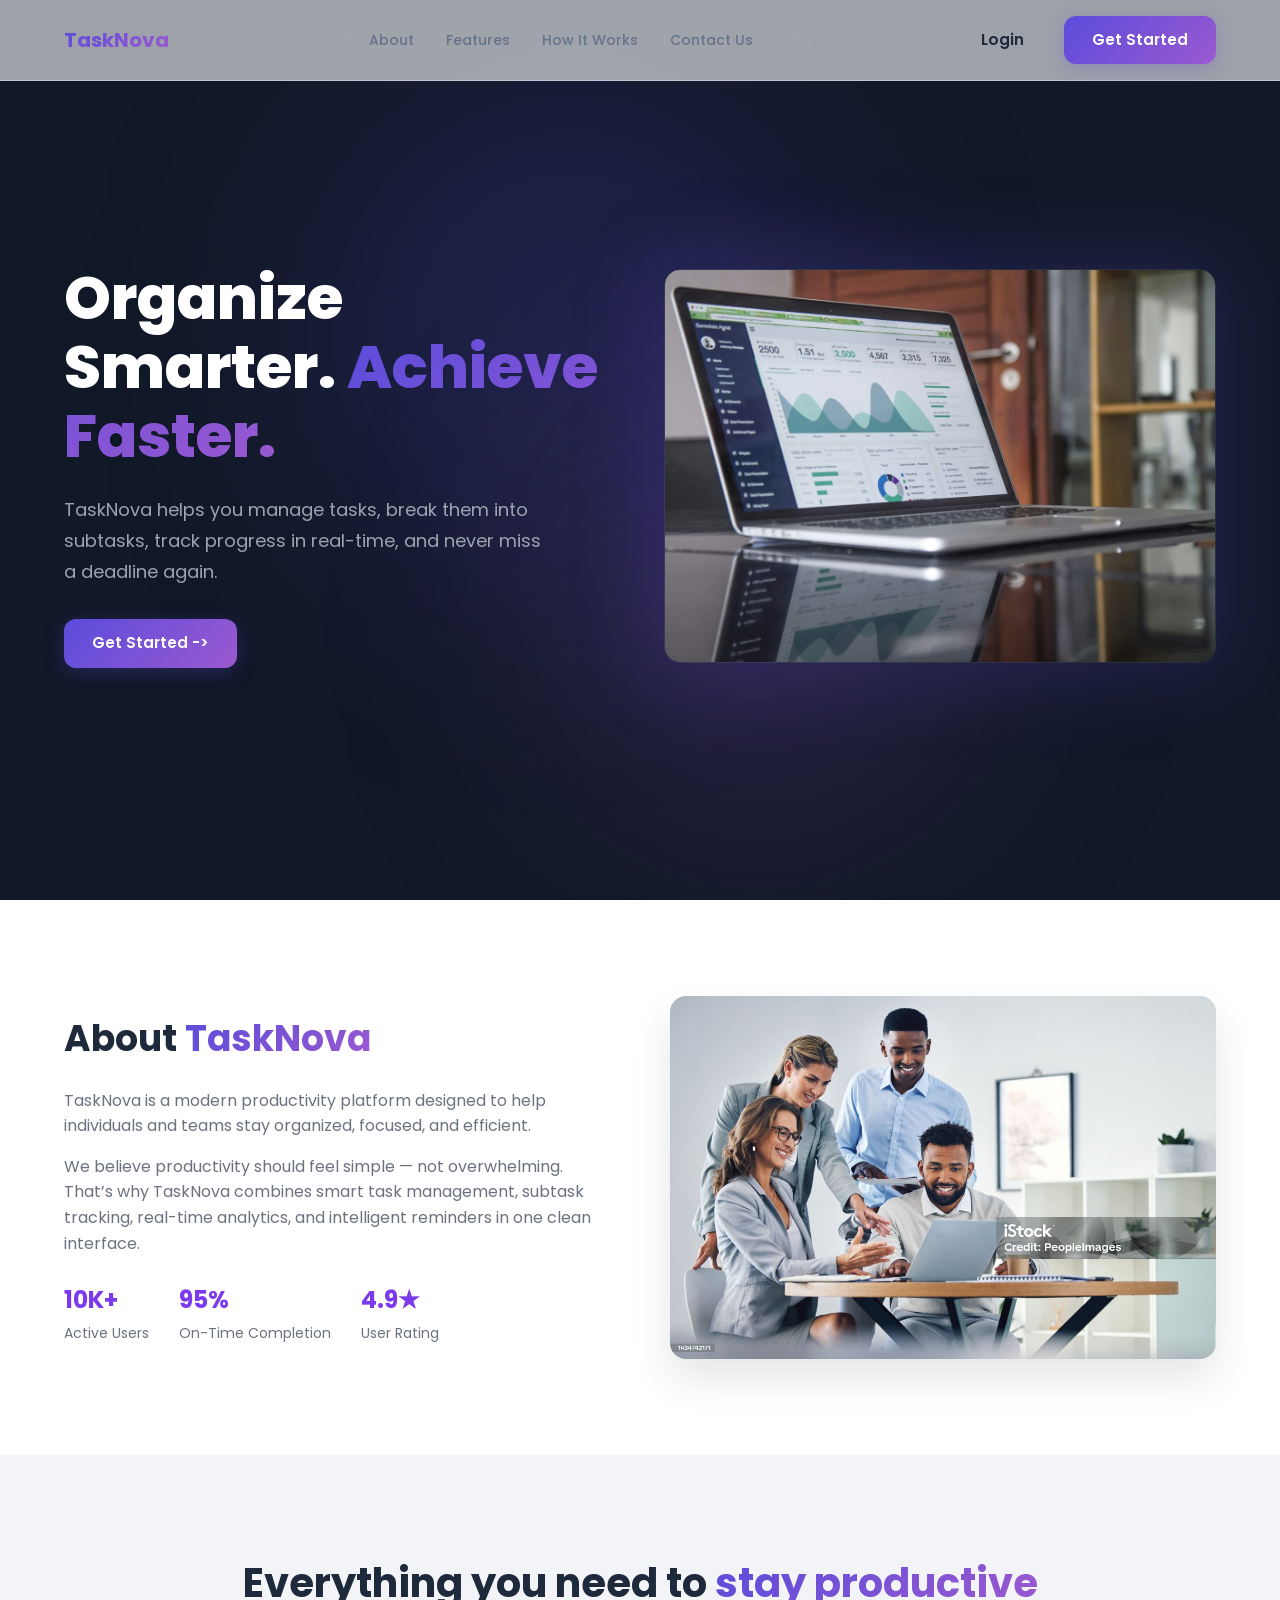
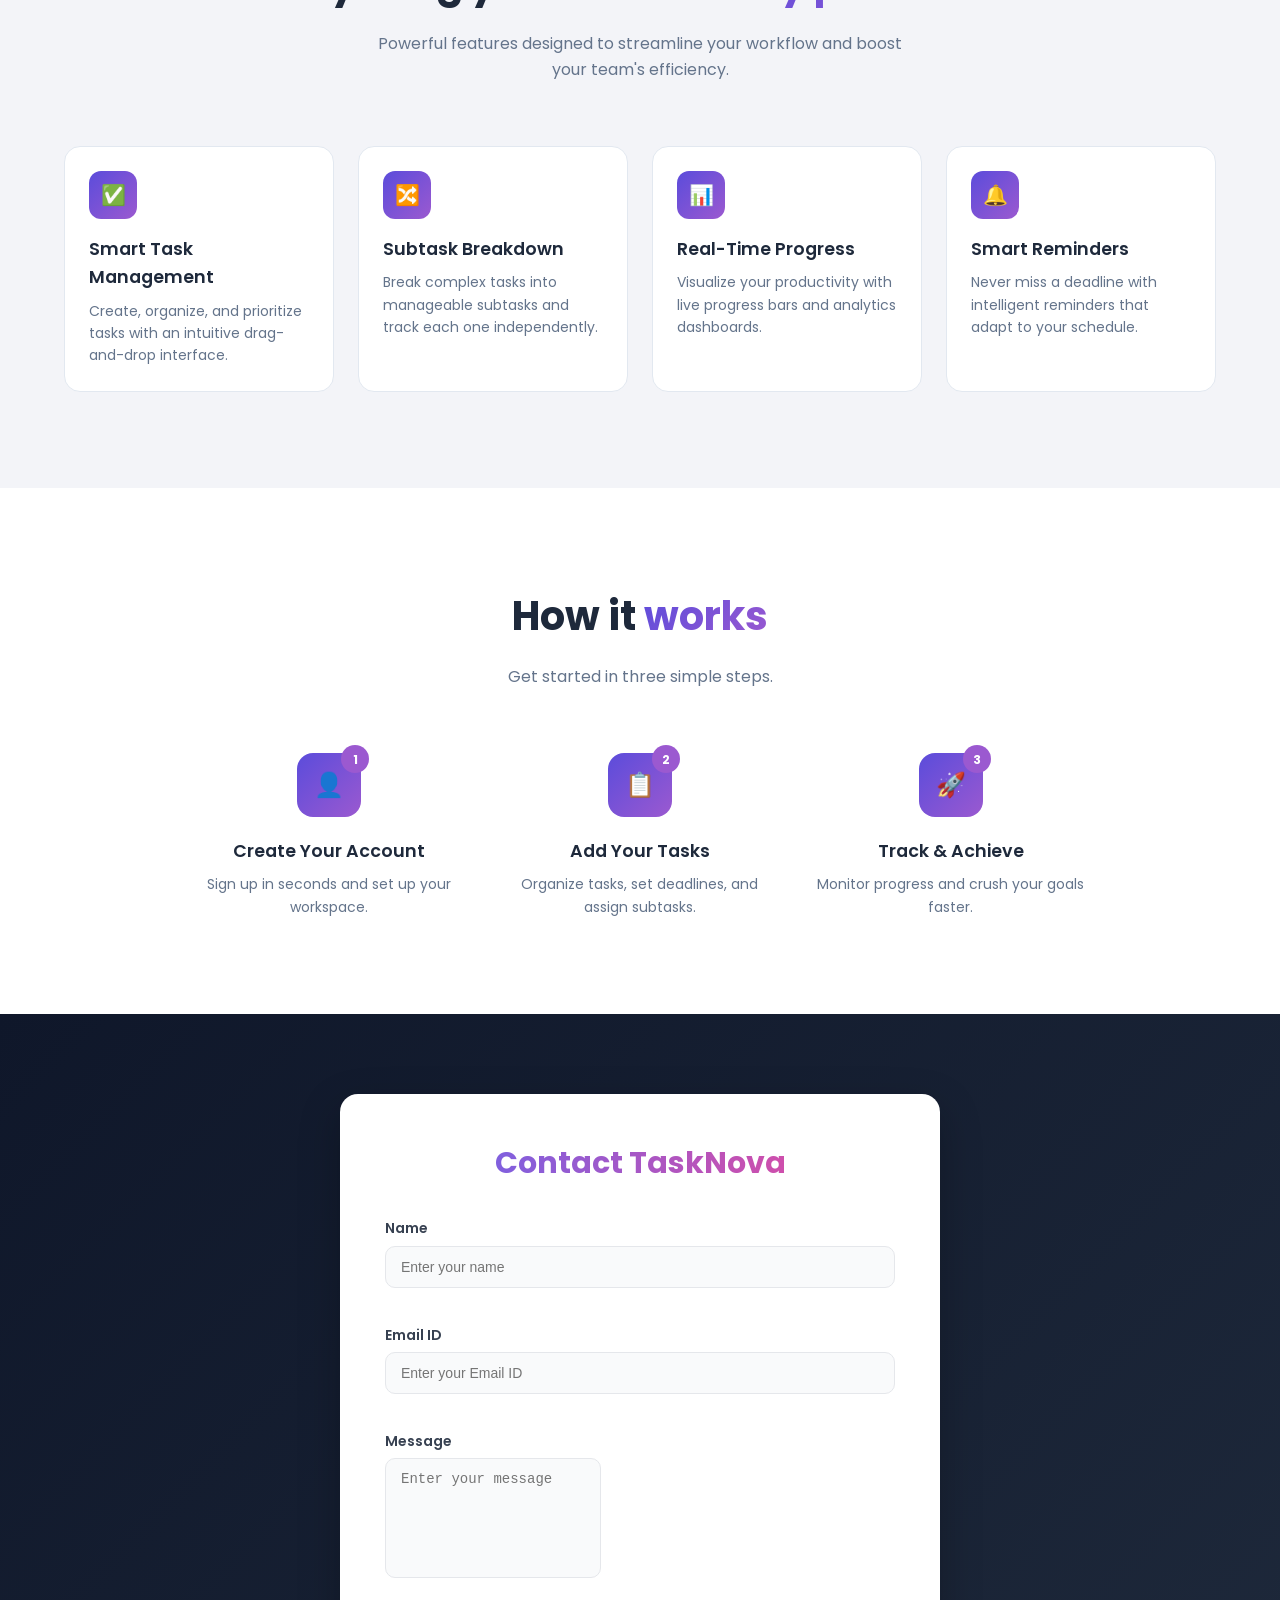
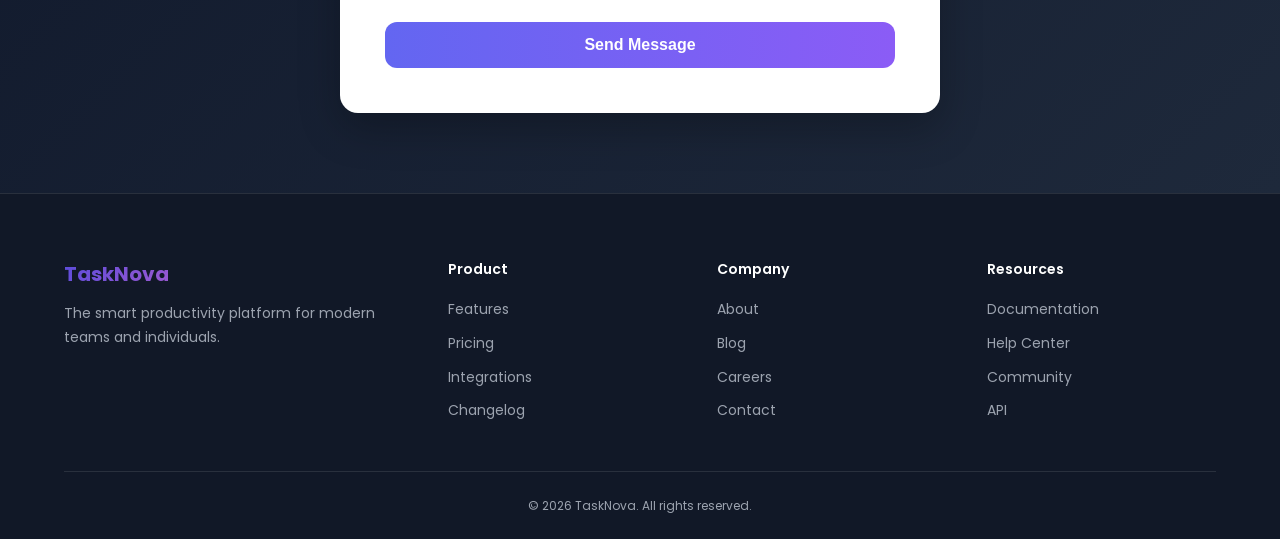
<file: frontend/public/index.html>
<!DOCTYPE html>
<html lang="en">
<head>
  <meta charset="UTF-8" />
  <meta name="viewport" content="width=device-width, initial-scale=1.0" />
  <meta name="description" content="TaskNova - The smart productivity platform to manage tasks, track progress, and achieve your goals faster." />
  <title>TaskNova – Organize Smarter. Achieve Faster.</title>
  <link rel="stylesheet" href="../css/styles.css" />
</head>
<body>
  <nav class="navbar">
    <div class="container">
      <a href="#" class="navbar-logo gradient-text">TaskNova</a>
      <div class="navbar-links">
        <a href="#about">About</a>
        <a href="#features">Features</a>
        <a href="#how-it-works">How It Works</a>
        <a href="#Contact-Us">Contact Us</a>
      </div>
      <div class="navbar-actions">
        <a href="login.html" class="btn btn-ghost">Login</a>
        <a href="signup.html" class="btn btn-primary">Get Started</a>

    
      <button class="navbar-toggle" aria-label="Menu">
        <span></span><span></span><span></span>  </div>
      </button>
    </div>
    <div class="mobile-menu">
      <a href="#about">About</a>
      <a href="#features">Features</a>
      <a href="#how-it-works">How It Works</a>
      <a href="#Contact-us">Contact Us</a>
      <button class="btn btn-ghost"><a href="login.html"></a>Login</button>
      <button class="btn btn-primary"><a href="Signup.html"></a>Get Started</button>
    </div>
  </nav>
  <section class="hero">
    <div class="hero-orb hero-orb-1"></div>
    <div class="hero-orb hero-orb-2"></div>
    <div class="container">
      <div class="hero-content">
        <h1>Organize Smarter. <span class="gradient-text">Achieve Faster.</span></h1>
        <p>TaskNova helps you manage tasks, break them into subtasks, track progress in real-time, and never miss a deadline again.</p>
        <div class="hero-buttons">
          <a href="login.html" class="btn btn-primary">Get Started -></a>
        </div>
      </div>
      <div class="hero-image">
        <div class="hero-image-wrapper">
          <img src="../img/dashboard.jpg" alt="TaskNova Dashboard Preview" />
        </div>
      </div>
    </div>
  </section>
  <!-- ===== ABOUT ===== -->
<section id="about" class="section section-white">
  <div class="container">
    <div class="about-grid">

      <div class="about-content" id="#about">
        <h2>About <span class="gradient-text">TaskNova</span></h2>
        <p>
          TaskNova is a modern productivity platform designed to help individuals 
          and teams stay organized, focused, and efficient.
        </p>
        <p>
          We believe productivity should feel simple — not overwhelming. 
          That’s why TaskNova combines smart task management, subtask tracking, 
          real-time analytics, and intelligent reminders in one clean interface.
        </p>

        <div class="about-stats">
          <div class="stat">
            <h3>10K+</h3>
            <span>Active Users</span>
          </div>
          <div class="stat">
            <h3>95%</h3>
            <span>On-Time Completion</span>
          </div>
          <div class="stat">
            <h3>4.9★</h3>
            <span>User Rating</span>
          </div>
        </div>
      </div>

      <div class="about-image">
        <img src="../img/about.jpg" alt="Team working together">

    </div>
  </div>
</section>
  <section id="features" class="section section-surface">
    <div class="container">
      <div class="section-header fade-in">
        <h2>Everything you need to <span class="gradient-text">stay productive</span></h2>
        <p>Powerful features designed to streamline your workflow and boost your team's efficiency.</p>
      </div>
      <div class="features-grid">
        <div class="feature-card fade-in fade-in-delay-1">
          <div class="feature-icon">✅</div>
          <h3>Smart Task Management</h3>
          <p>Create, organize, and prioritize tasks with an intuitive drag-and-drop interface.</p>
        </div>
        <div class="feature-card fade-in fade-in-delay-1">
          <div class="feature-icon">🔀</div>
          <h3>Subtask Breakdown</h3>
          <p>Break complex tasks into manageable subtasks and track each one independently.</p>
        </div>
        <div class="feature-card fade-in fade-in-delay-2">
          <div class="feature-icon">📊</div>
          <h3>Real-Time Progress</h3>
          <p>Visualize your productivity with live progress bars and analytics dashboards.</p>
        </div>
        <div class="feature-card fade-in fade-in-delay-3">
          <div class="feature-icon">🔔</div>
          <h3>Smart Reminders</h3>
          <p>Never miss a deadline with intelligent reminders that adapt to your schedule.</p>
        </div>
      </div>
    </div>
  </section>
  <!-- ===== HOW IT WORKS ===== -->
  <section id="how-it-works" class="section section-white">
    <div class="container">
      <div class="section-header fade-in">
        <h2>How it <span class="gradient-text">works</span></h2>
        <p>Get started in three simple steps.</p>
      </div>
      <div class="steps-grid">
        <div class="step fade-in fade-in-delay-1">
          <div class="step-icon">
            👤
            <span class="step-number">1</span>
          </div>
          <h3>Create Your Account
          </h3>
          <p>Sign up in seconds and set up your workspace.</p>
        </div>
        <div class="step fade-in fade-in-delay-2">
          <div class="step-icon">
            📋
            <span class="step-number">2</span>
          </div>
          <h3>Add Your Tasks
          </h3>
          <p>Organize tasks, set deadlines, and assign subtasks.</p>
        </div>
        <div class="step fade-in fade-in-delay-3">
          <div class="step-icon">
            🚀
            <span class="step-number">3</span>
          </div>
          <h3>Track &amp; Achieve</h3>
          <p>Monitor progress and crush your goals faster.</p>
        </div>
      </div>
    </div>
  </section>
  <!-- Contact Section -->
<section class="contact-section">
  <div class="contact-container" id="Contact-US">
    <h2 class="contact-title">Contact TaskNova</h2>
    
    <form class="contact-form">
      
      <div class="input-group">
        <label>Name</label>
        <input type="text" placeholder="Enter your name">
      </div>

      <div class="input-group">
        <label>Email ID</label>
        <input type="email" placeholder="Enter your Email ID">
      </div>

      <div class="input-group">
        <label>Message</label>
        <textarea placeholder="Enter your message"></textarea>
      </div>

      <button type="submit" class="contact-btn">Send Message</button>
    </form>
  </div>
</section>
  <!-- Footer Section--> 
  <footer class="footer">
    <div class="container">
      <div class="footer-grid">
        <div class="footer-brand">
          <a href="#" class="navbar-logo gradient-text">TaskNova</a>
          <p>The smart productivity platform for modern teams and individuals.</p>
        </div>
        <div class="footer-col">
          <h4>Product</h4>
          <ul>
            <li><a href="#">Features</a></li>
            <li><a href="#">Pricing</a></li>
            <li><a href="#">Integrations</a></li>
            <li><a href="#">Changelog</a></li>
          </ul>
        </div>
        <div class="footer-col">
          <h4>Company</h4>
          <ul>
            <li><a href="#about">About</a></li>
            <li><a href="#">Blog</a></li>
            <li><a href="#">Careers</a></li>
            <li><a href="#">Contact</a></li>
          </ul>
        </div>
        <div class="footer-col">
          <h4>Resources</h4>
          <ul>
            <li><a href="#">Documentation</a></li>
            <li><a href="#">Help Center</a></li>
            <li><a href="#">Community</a></li>
            <li><a href="#">API</a></li>
          </ul>
        </div>
      </div>
      <div class="footer-bottom">
        <p>&copy; 2026 TaskNova. All rights reserved.</p>
      </div>
    </div>
  </footer>
  <script src="../js/script.js"></script>
</body>
</html>
</file>
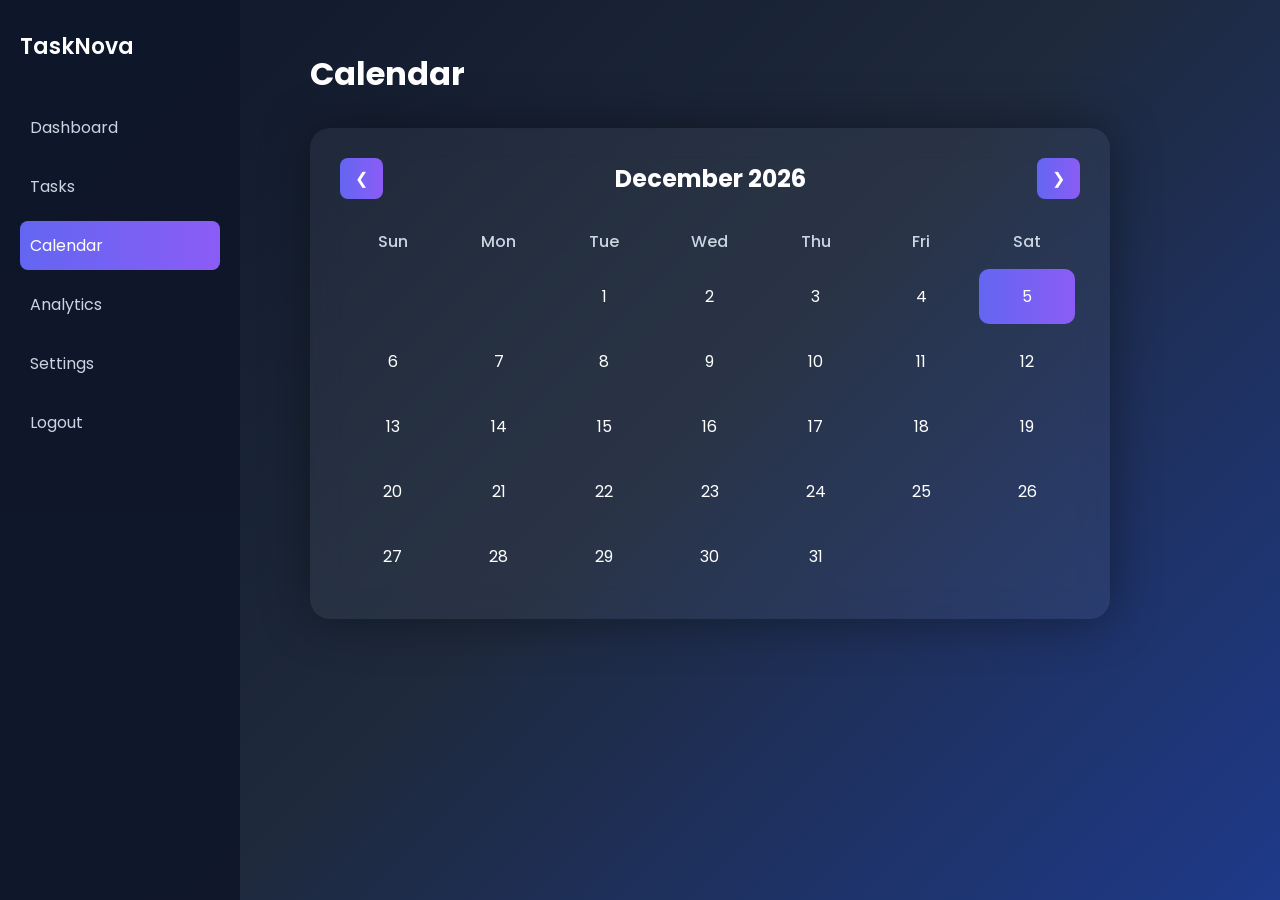
<file: frontend/public/calendar.html>
<!DOCTYPE html>
<html lang="en">
<head>
  <meta charset="UTF-8">
  <title>TaskNova - Calendar</title>
  <link rel="stylesheet" href="../css/calendar.css">
  <link href="https://fonts.googleapis.com/css2?family=Poppins:wght@300;400;500;600;700&display=swap" rel="stylesheet">
</head>
<body>

<div class="layout">
  <aside class="sidebar">
    <h2 class="logo">TaskNova</h2>
    <nav>
      <a href="dashboard.html">Dashboard</a>
      <a href="tasks.html">Tasks</a>
      <a href="calendar.html" class="active">Calendar</a>
      <a href="analytics.html">Analytics</a>
      <a href="settings.html">Settings</a>
      <a href="logout.html">Logout</a>
    </nav>
  </aside>
  <main class="content">

    <h1>Calendar</h1>

    <div class="calendar-card">
      <div class="calendar-header">
        <button id="prev">&#10094;</button>
        <h2 id="monthYear"></h2>
        <button id="next">&#10095;</button>
      </div>

      <div class="days">
        <div>Sun</div>
        <div>Mon</div>
        <div>Tue</div>
        <div>Wed</div>
        <div>Thu</div>
        <div>Fri</div>
        <div>Sat</div>
      </div>

      <div class="dates" id="dates"></div>
    </div>

  </main>

</div>

<script src="../js/calendar.js"></script>
</body>
</html>
</file>
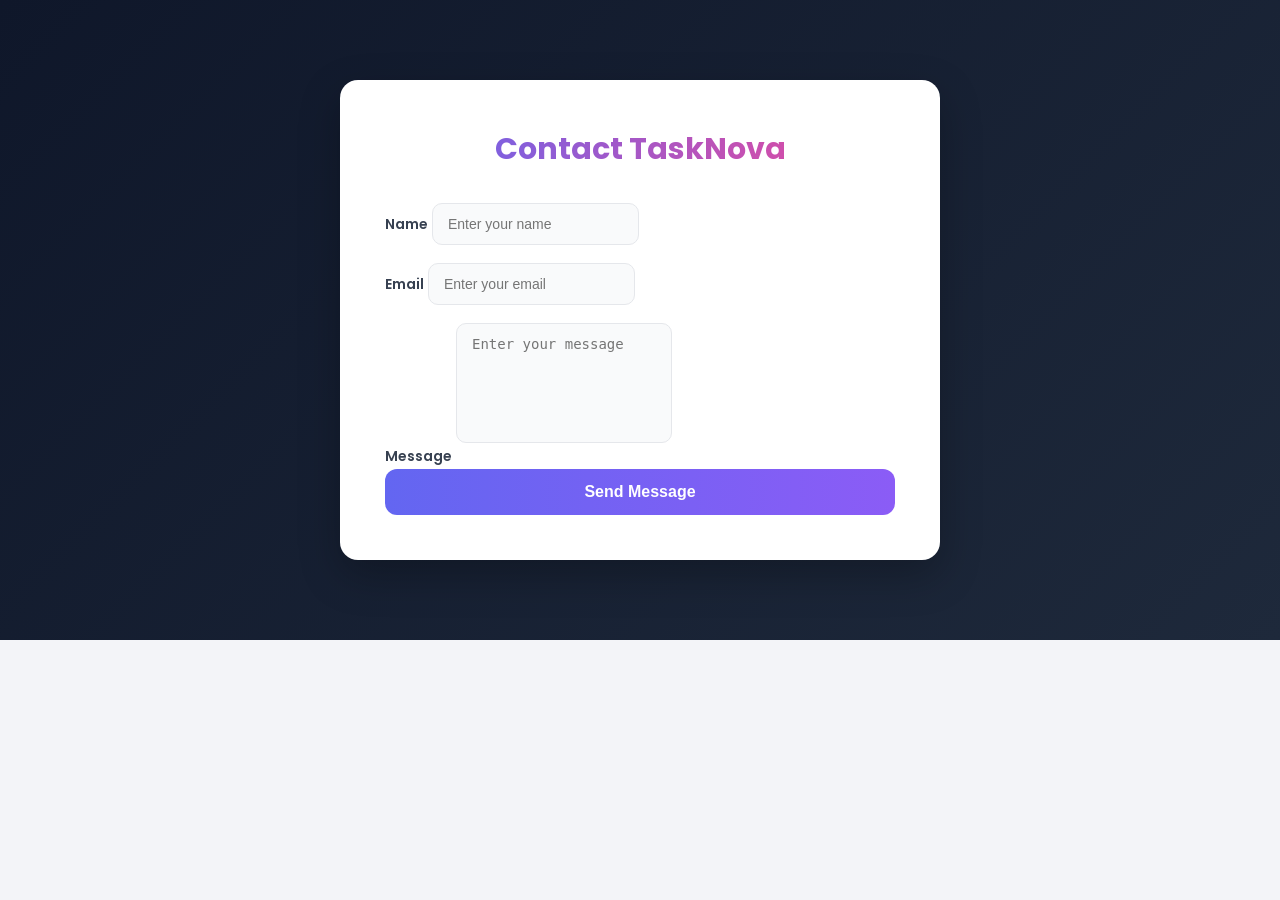
<file: frontend/public/Contact-Us.html>
<!DOCTYPE html>
<html lang="en">
<head>
    <meta charset="UTF-8">
    <title>Contact - TaskNova</title>
    <meta name="viewport" content="width=device-width, initial-scale=1.0">
    <link rel="stylesheet" href="../css/styles.css">
</head>
<body>
    <section class="contact-section">
        <div class="contact-container">
            <h2 class="contact-title">Contact TaskNova</h2>

            <form class="contact-form">

                <div class="form-group">
                    <label for="name">Name</label>
                    <input type="text" id="name" placeholder="Enter your name" required>
                </div>

                <div class="form-group">
                    <label for="email">Email</label>
                    <input type="email" id="email" placeholder="Enter your email" required>
                </div>

                <div class="form-group">
                    <label for="message">Message</label>
                    <textarea id="message" placeholder="Enter your message" required></textarea>
                </div>

                <button type="submit" class="contact-btn">Send Message</button>

            </form>
        </div>
    </section>

</body>
</html>
</file>
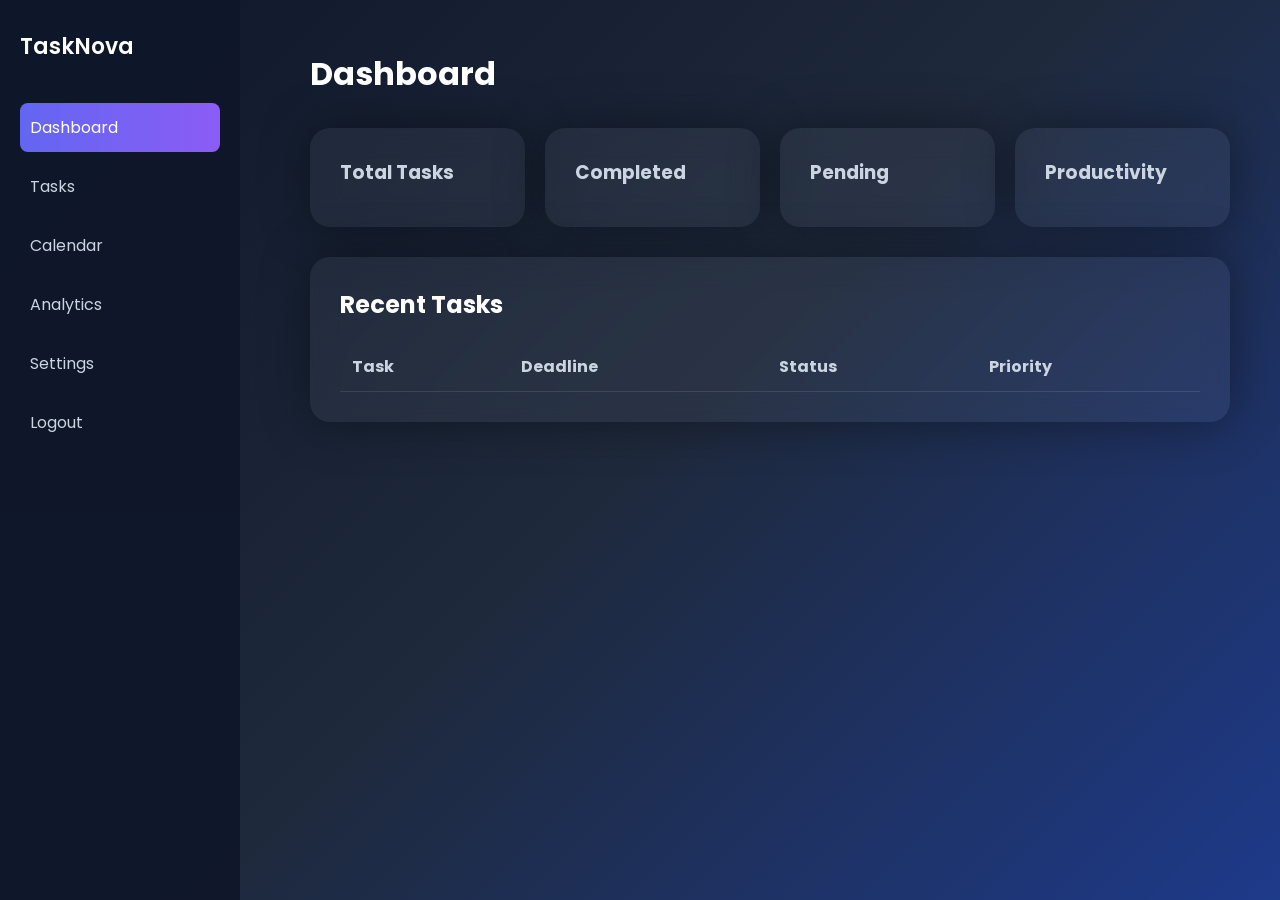
<file: frontend/public/dashboard.html>
<!DOCTYPE html>
<html lang="en">
<head>
  <meta charset="UTF-8">
  <title>TaskNova - Dashboard</title>
  <link rel="stylesheet" href="../css/dashboard.css">
  <link href="https://fonts.googleapis.com/css2?family=Poppins:wght@300;400;500;600;700&display=swap" rel="stylesheet">
</head>
<body>

<div class="layout">
  <aside class="sidebar">
    <h2 class="logo">TaskNova</h2>
    <nav>
      <a href="dashboard.html" class="active">Dashboard</a>
      <a href="tasks.html">Tasks</a>
      <a href="calendar.html">Calendar</a>
      <a href="analytics.html">Analytics</a>
      <a href="settings.html">Settings</a>
      <a href="logout.html">Logout</a>
    </nav>
  </aside>
  <main class="content">
    <h1>Dashboard</h1>
    <div class="stats-grid">
      <div class="card stat">
        <h3>Total Tasks</h3>
      </div>

      <div class="card stat">
        <h3>Completed</h3>
      </div>

      <div class="card stat">
        <h3>Pending</h3>
      </div>

      <div class="card stat">
        <h3>Productivity</h3>
      </div>
    </div>
    <div class="card">
      <h2>Recent Tasks</h2>
      <table>
        <thead>
          <tr>
            <th>Task</th>
            <th>Deadline</th>
            <th>Status</th>
            <th>Priority</th>
          </tr>
        </thead>
      </table>
    </div>

  </main>

</div>

</body>
<script src="../js/dashboard.js"></script>
</html>
</file>
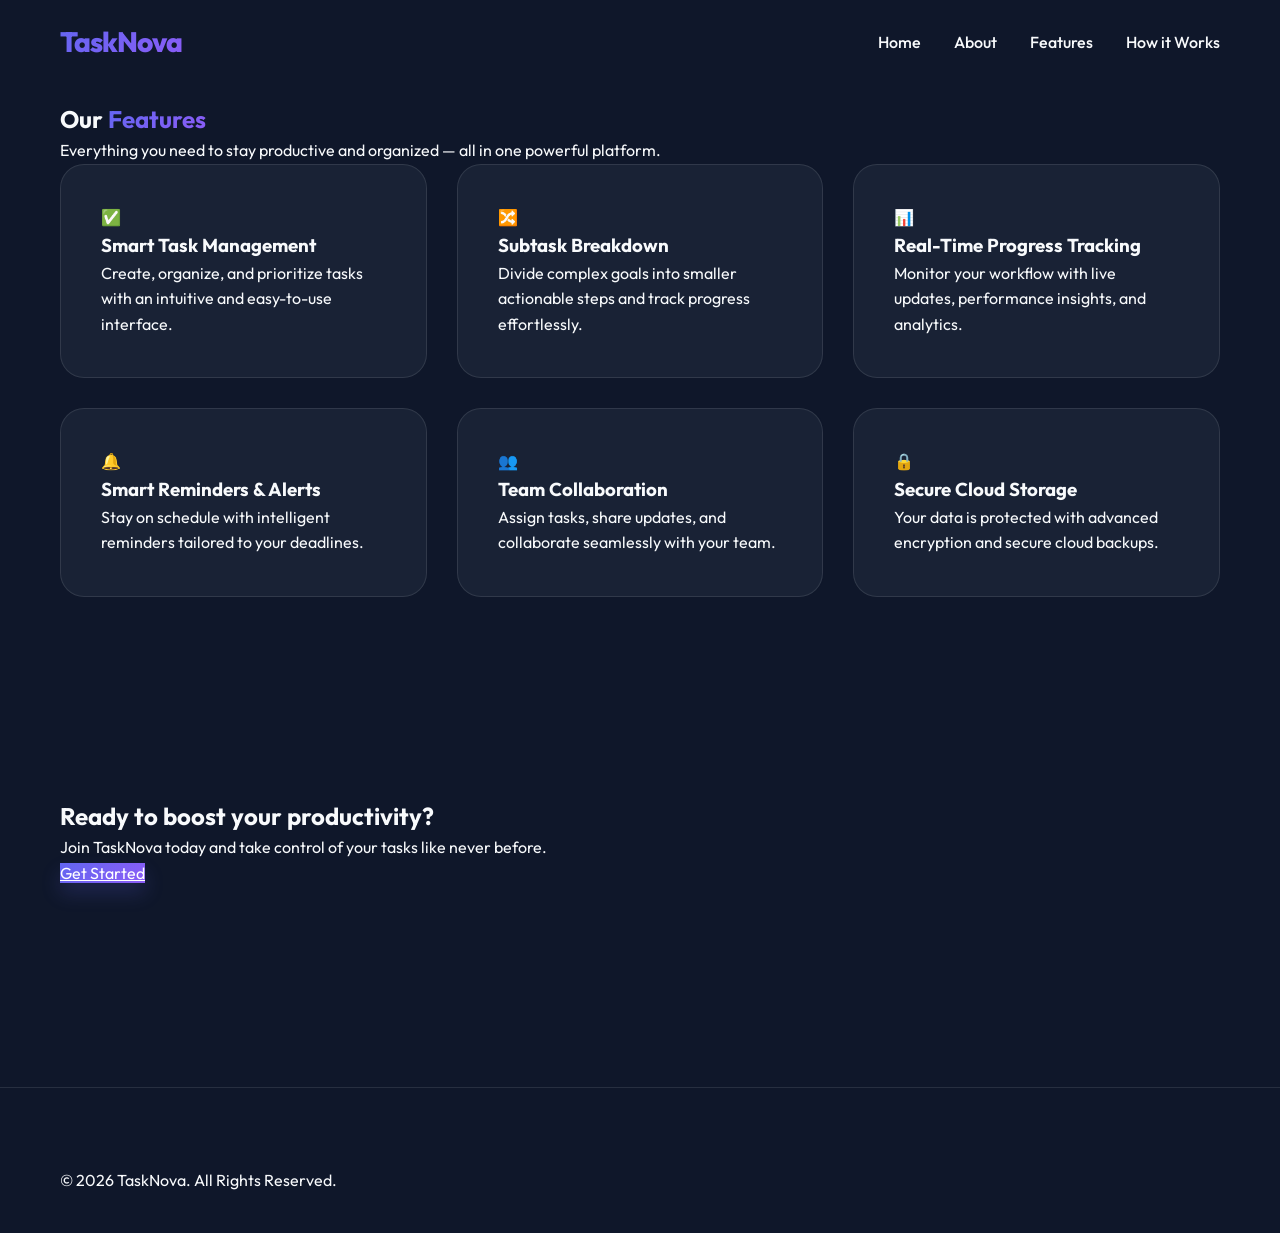
<file: Frontend/public/features.html>
<!DOCTYPE html>
<html lang="en">
<head>
    <meta charset="UTF-8">
    <meta name="viewport" content="width=device-width, initial-scale=1.0">
    <title>TaskNova - Features</title>
    <link rel="stylesheet" href="../css/styles.css">
</head>
<body>

    <!-- ===== NAVBAR ===== -->
    <nav class="navbar">
        <div class="container">
            <a href="index.html" class="navbar-logo gradient-text">TaskNova</a>
            <div class="navbar-links">
                <a href="index.html">Home</a>
                <a href="about.html">About</a>
                <a href="features.html" class="active">Features</a>
                <a href="how-it-works.html">How it Works</a>
            </div>
        </div>
    </nav>

    <!-- ===== FEATURES SECTION ===== -->
    <section id="features" class="section section-surface">
        <div class="container">
            <div class="section-header">
                <h2>Our <span class="gradient-text">Features</span></h2>
                <p>Everything you need to stay productive and organized — all in one powerful platform.</p>
            </div>

            <div class="features-grid">

                <!-- Feature 1 -->
                <div class="feature-card">
                    <div class="feature-icon">✅</div>
                    <h3>Smart Task Management</h3>
                    <p>Create, organize, and prioritize tasks with an intuitive and easy-to-use interface.</p>
                </div>

                <!-- Feature 2 -->
                <div class="feature-card">
                    <div class="feature-icon">🔀</div>
                    <h3>Subtask Breakdown</h3>
                    <p>Divide complex goals into smaller actionable steps and track progress effortlessly.</p>
                </div>

                <!-- Feature 3 -->
                <div class="feature-card">
                    <div class="feature-icon">📊</div>
                    <h3>Real-Time Progress Tracking</h3>
                    <p>Monitor your workflow with live updates, performance insights, and analytics.</p>
                </div>

                <!-- Feature 4 -->
                <div class="feature-card">
                    <div class="feature-icon">🔔</div>
                    <h3>Smart Reminders & Alerts</h3>
                    <p>Stay on schedule with intelligent reminders tailored to your deadlines.</p>
                </div>

                <!-- Feature 5 -->
                <div class="feature-card">
                    <div class="feature-icon">👥</div>
                    <h3>Team Collaboration</h3>
                    <p>Assign tasks, share updates, and collaborate seamlessly with your team.</p>
                </div>

                <!-- Feature 6 -->
                <div class="feature-card">
                    <div class="feature-icon">🔒</div>
                    <h3>Secure Cloud Storage</h3>
                    <p>Your data is protected with advanced encryption and secure cloud backups.</p>
                </div>

            </div>
        </div>
    </section>

    <!-- ===== CALL TO ACTION ===== -->
    <section class="section section-white text-center">
        <div class="container">
            <h2>Ready to boost your productivity?</h2>
            <p>Join TaskNova today and take control of your tasks like never before.</p>
            <a href="signup.html" class="btn-primary">Get Started</a>
        </div>
    </section>

    <!-- ===== FOOTER ===== -->
    <footer class="footer">
        <div class="container">
            <p>© 2026 TaskNova. All Rights Reserved.</p>
        </div>
    </footer>

</body>
</html>
</file>
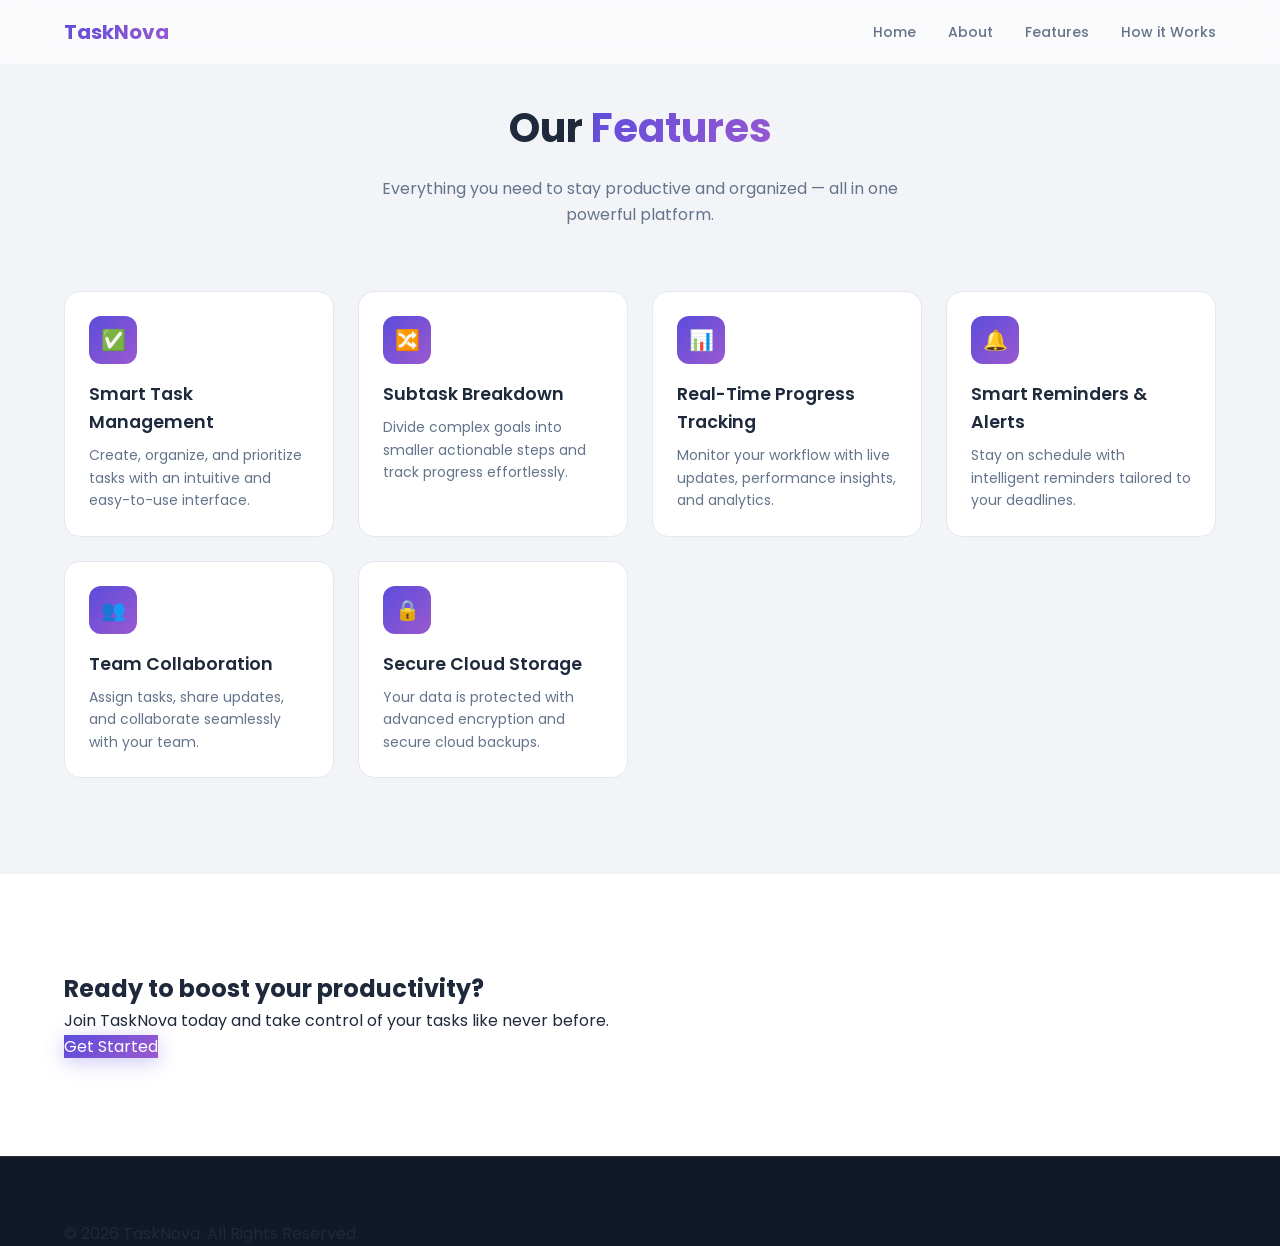
<file: frontend/public/features.html>
<!DOCTYPE html>
<html lang="en">
<head>
    <meta charset="UTF-8">
    <meta name="viewport" content="width=device-width, initial-scale=1.0">
    <title>TaskNova - Features</title>
    <link rel="stylesheet" href="../css/styles.css">
</head>
<body>

    <!-- ===== NAVBAR ===== -->
    <nav class="navbar">
        <div class="container">
            <a href="index.html" class="navbar-logo gradient-text">TaskNova</a>
            <div class="navbar-links">
                <a href="index.html">Home</a>
                <a href="about.html">About</a>
                <a href="features.html" class="active">Features</a>
                <a href="how-it-works.html">How it Works</a>
            </div>
        </div>
    </nav>

    <!-- ===== FEATURES SECTION ===== -->
    <section id="features" class="section section-surface">
        <div class="container">
            <div class="section-header">
                <h2>Our <span class="gradient-text">Features</span></h2>
                <p>Everything you need to stay productive and organized — all in one powerful platform.</p>
            </div>

            <div class="features-grid">

                <!-- Feature 1 -->
                <div class="feature-card">
                    <div class="feature-icon">✅</div>
                    <h3>Smart Task Management</h3>
                    <p>Create, organize, and prioritize tasks with an intuitive and easy-to-use interface.</p>
                </div>

                <!-- Feature 2 -->
                <div class="feature-card">
                    <div class="feature-icon">🔀</div>
                    <h3>Subtask Breakdown</h3>
                    <p>Divide complex goals into smaller actionable steps and track progress effortlessly.</p>
                </div>

                <!-- Feature 3 -->
                <div class="feature-card">
                    <div class="feature-icon">📊</div>
                    <h3>Real-Time Progress Tracking</h3>
                    <p>Monitor your workflow with live updates, performance insights, and analytics.</p>
                </div>

                <!-- Feature 4 -->
                <div class="feature-card">
                    <div class="feature-icon">🔔</div>
                    <h3>Smart Reminders & Alerts</h3>
                    <p>Stay on schedule with intelligent reminders tailored to your deadlines.</p>
                </div>

                <!-- Feature 5 -->
                <div class="feature-card">
                    <div class="feature-icon">👥</div>
                    <h3>Team Collaboration</h3>
                    <p>Assign tasks, share updates, and collaborate seamlessly with your team.</p>
                </div>

                <!-- Feature 6 -->
                <div class="feature-card">
                    <div class="feature-icon">🔒</div>
                    <h3>Secure Cloud Storage</h3>
                    <p>Your data is protected with advanced encryption and secure cloud backups.</p>
                </div>

            </div>
        </div>
    </section>

    <!-- ===== CALL TO ACTION ===== -->
    <section class="section section-white text-center">
        <div class="container">
            <h2>Ready to boost your productivity?</h2>
            <p>Join TaskNova today and take control of your tasks like never before.</p>
            <a href="signup.html" class="btn-primary">Get Started</a>
        </div>
    </section>

    <!-- ===== FOOTER ===== -->
    <footer class="footer">
        <div class="container">
            <p>© 2026 TaskNova. All Rights Reserved.</p>
        </div>
    </footer>

</body>
</html>
</file>
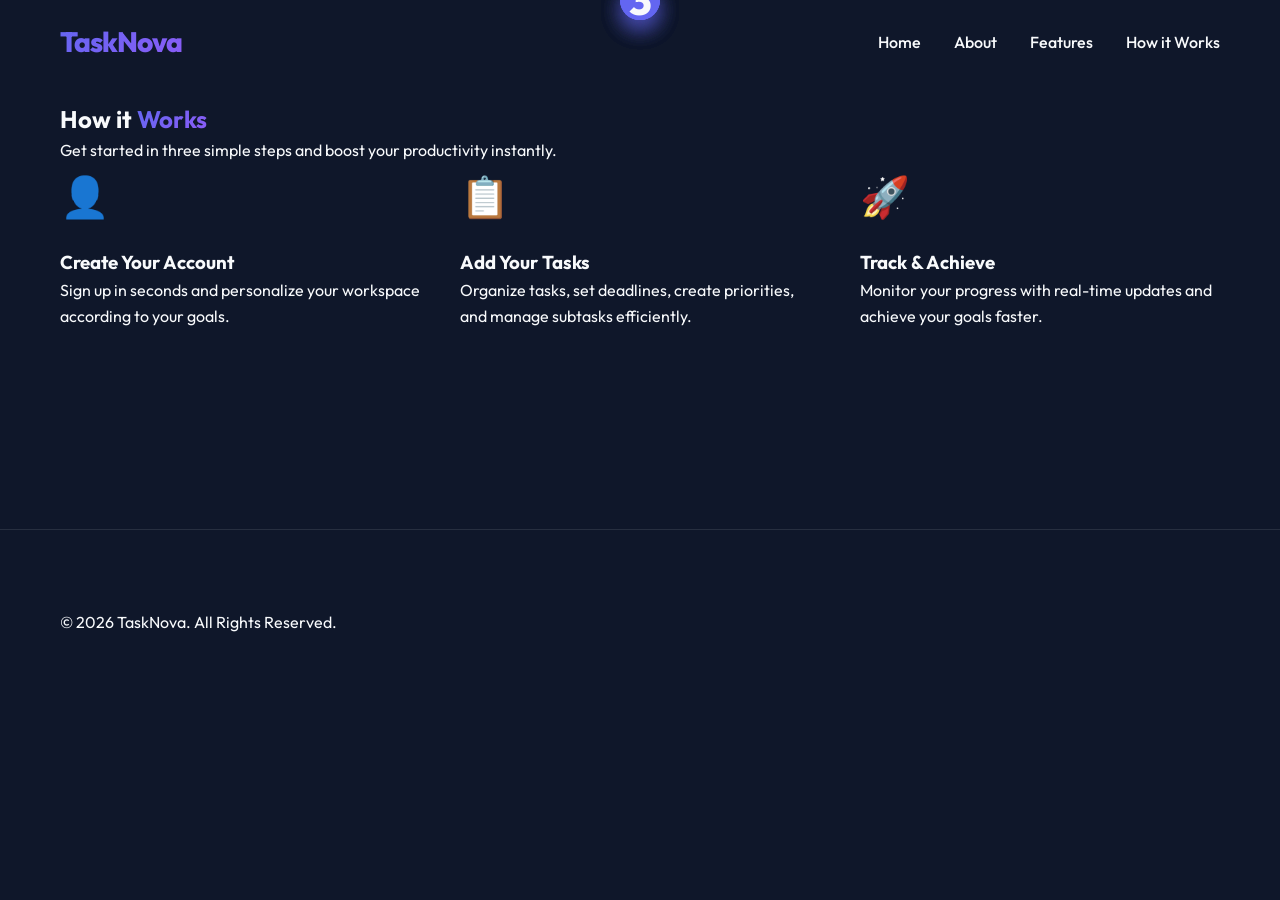
<file: Frontend/public/how-it-works.html>
<!DOCTYPE html>
<html lang="en">
<head>
    <meta charset="UTF-8">
    <meta name="viewport" content="width=device-width, initial-scale=1.0">
    <title>TaskNova - How It Works</title>
    <link rel="stylesheet" href="../css/styles.css">
</head>
<body>

    <!-- ===== NAVBAR ===== -->
    <nav class="navbar">
        <div class="container">
            <a href="index.html" class="navbar-logo gradient-text">TaskNova</a>
            <div class="navbar-links">
                <a href="index.html">Home</a>
                <a href="about.html">About</a>
                <a href="features.html">Features</a>
                <a href="how-it-works.html" class="active">How it Works</a>
            </div>
        </div>
    </nav>

    <!-- ===== HOW IT WORKS SECTION ===== -->
    <section id="how-it-works" class="section section-white">
        <div class="container">
            <div class="section-header">
                <h2>How it <span class="gradient-text">Works</span></h2>
                <p>Get started in three simple steps and boost your productivity instantly.</p>
            </div>

            <div class="steps-grid">
                <!-- Step 1 -->
                <div class="step">
                    <div class="step-icon">
                        👤
                        <span class="step-number">1</span>
                    </div>
                    <h3>Create Your Account</h3>
                    <p>Sign up in seconds and personalize your workspace according to your goals.</p>
                </div>

                <!-- Step 2 -->
                <div class="step">
                    <div class="step-icon">
                        📋
                        <span class="step-number">2</span>
                    </div>
                    <h3>Add Your Tasks</h3>
                    <p>Organize tasks, set deadlines, create priorities, and manage subtasks efficiently.</p>
                </div>

                <!-- Step 3 -->
                <div class="step">
                    <div class="step-icon">
                        🚀
                        <span class="step-number">3</span>
                    </div>
                    <h3>Track & Achieve</h3>
                    <p>Monitor your progress with real-time updates and achieve your goals faster.</p>
                </div>
            </div>
        </div>
    </section>

    <!-- ===== FOOTER (Optional but Recommended) ===== -->
    <footer class="footer">
        <div class="container">
            <p>© 2026 TaskNova. All Rights Reserved.</p>
        </div>
    </footer>

</body>
</html>
</file>
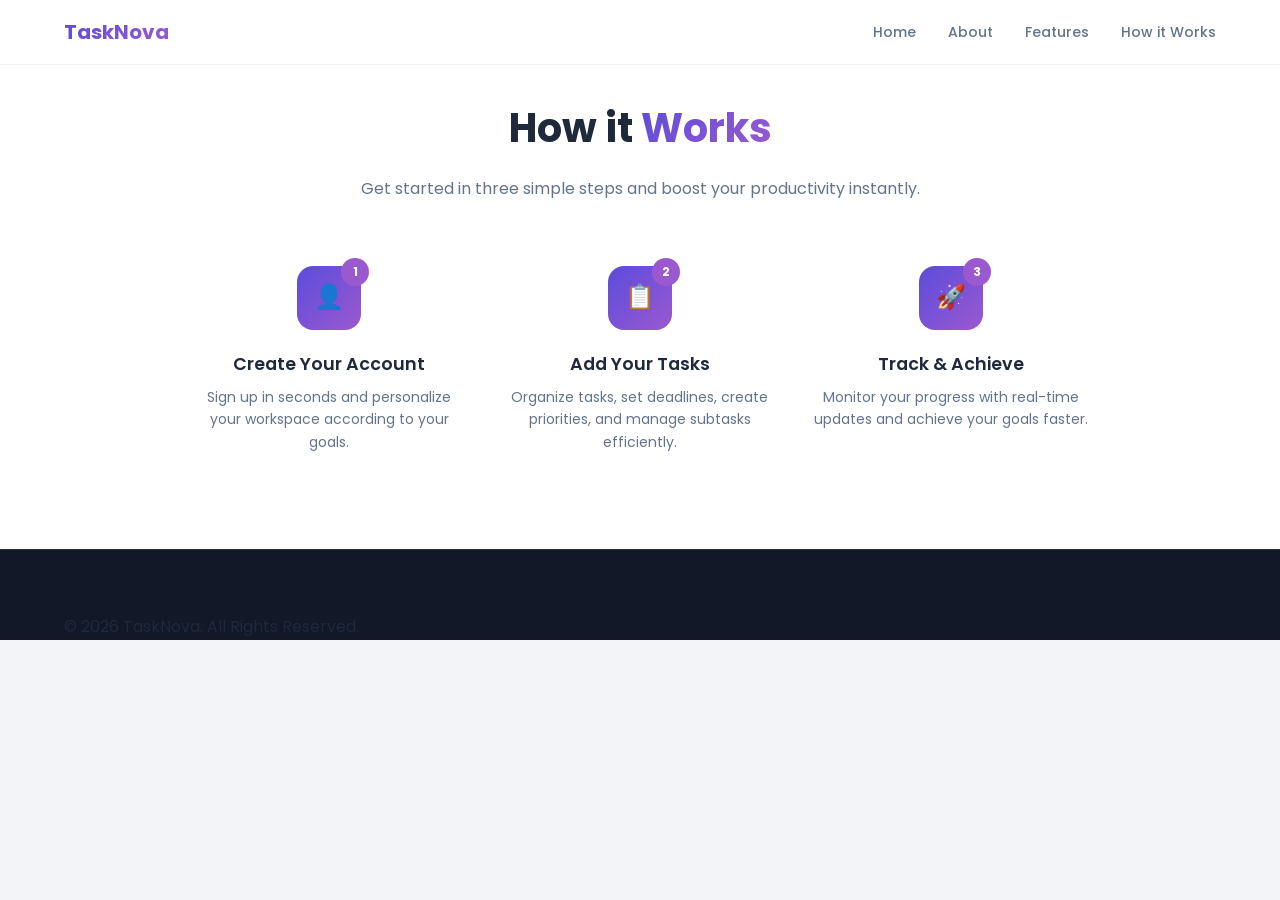
<file: frontend/public/how-it-works.html>
<!DOCTYPE html>
<html lang="en">
<head>
    <meta charset="UTF-8">
    <meta name="viewport" content="width=device-width, initial-scale=1.0">
    <title>TaskNova - How It Works</title>
    <link rel="stylesheet" href="../css/styles.css">
</head>
<body>

    <!-- ===== NAVBAR ===== -->
    <nav class="navbar">
        <div class="container">
            <a href="index.html" class="navbar-logo gradient-text">TaskNova</a>
            <div class="navbar-links">
                <a href="index.html">Home</a>
                <a href="about.html">About</a>
                <a href="features.html">Features</a>
                <a href="how-it-works.html" class="active">How it Works</a>
            </div>
        </div>
    </nav>

    <!-- ===== HOW IT WORKS SECTION ===== -->
    <section id="how-it-works" class="section section-white">
        <div class="container">
            <div class="section-header">
                <h2>How it <span class="gradient-text">Works</span></h2>
                <p>Get started in three simple steps and boost your productivity instantly.</p>
            </div>

            <div class="steps-grid">
                <!-- Step 1 -->
                <div class="step">
                    <div class="step-icon">
                        👤
                        <span class="step-number">1</span>
                    </div>
                    <h3>Create Your Account</h3>
                    <p>Sign up in seconds and personalize your workspace according to your goals.</p>
                </div>

                <!-- Step 2 -->
                <div class="step">
                    <div class="step-icon">
                        📋
                        <span class="step-number">2</span>
                    </div>
                    <h3>Add Your Tasks</h3>
                    <p>Organize tasks, set deadlines, create priorities, and manage subtasks efficiently.</p>
                </div>

                <!-- Step 3 -->
                <div class="step">
                    <div class="step-icon">
                        🚀
                        <span class="step-number">3</span>
                    </div>
                    <h3>Track & Achieve</h3>
                    <p>Monitor your progress with real-time updates and achieve your goals faster.</p>
                </div>
            </div>
        </div>
    </section>

    <!-- ===== FOOTER (Optional but Recommended) ===== -->
    <footer class="footer">
        <div class="container">
            <p>© 2026 TaskNova. All Rights Reserved.</p>
        </div>
    </footer>

</body>
</html>
</file>
<file: frontend/css/styles.css>
@import url('https://fonts.googleapis.com/css2?family=Poppins:wght@300;400;500;600;700;800&display=swap');
/* ===== CSS RESET & BASE ===== */
*, *::before, *::after {
  margin: 0;
  padding: 0;
  box-sizing: border-box;
}
:root {
  --primary: #5b4cdb;
  --primary-light: #7c6df0;
  --accent: #9b59d0;
  --hero-bg: #111827;
  --hero-fg: #ffffff;
  --hero-muted: #9ca3af;
  --surface: #f3f4f8;
  --surface-fg: #1e293b;
  --card-bg: #ffffff;
  --card-border: #e2e8f0;
  --muted: #64748b;
  --gradient: linear-gradient(135deg, #5b4cdb, #9b59d0);
  --glow: rgba(123, 97, 255, 0.15);
  --radius: 0.75rem;
  --font: 'Poppins', sans-serif;
}
html {
  scroll-behavior: smooth;
}
body {
  font-family: var(--font);
  color: var(--surface-fg);
  background: var(--surface);
  line-height: 1.6;
  -webkit-font-smoothing: antialiased;
}
a {
  text-decoration: none;
  color: inherit;
}
ul {
  list-style: none;
}
img {
  max-width: 100%;
  display: block;
}
.container {
  max-width: 1200px;
  margin: 0 auto;
  padding: 0 1.5rem;
}
/* ===== BUTTONS ===== */
.btn {
  display: inline-flex;
  align-items: center;
  gap: 0.5rem;
  padding: 0.75rem 1.75rem;
  border-radius: var(--radius);
  font-family: var(--font);
  font-weight: 600;
  font-size: 0.95rem;
  border: none;
  cursor: pointer;
  transition: transform 0.2s, box-shadow 0.2s, opacity 0.2s;
}
.btn:hover {
  transform: translateY(-1px);
}
.btn-primary {
  background: var(--gradient);
  color: #fff;
  box-shadow: 0 4px 20px rgba(91, 76, 219, 0.3);
}
.btn-primary:hover {
  box-shadow: 0 6px 30px rgba(91, 76, 219, 0.4);
}
.btn-outline {
  background: transparent;
  color: var(--hero-fg);
  border: 1px solid rgba(255,255,255,0.25);
}
.btn-outline:hover {
  background: rgba(255,255,255,0.05);
}
.btn-white {
  background: #fff;
  color: var(--primary);
}
.btn-white:hover {
  opacity: 0.9;
}
.btn-ghost {
  background: transparent;
  color: var(--surface-fg);
}
.btn-ghost:hover {
  background: rgba(0,0,0,0.05);
}
/* ===== GRADIENT TEXT ===== */
.gradient-text {
  background: var(--gradient);
  -webkit-background-clip: text;
  -webkit-text-fill-color: transparent;
  background-clip: text;
}
/* ===== NAVBAR ===== */
.navbar {
  position: fixed;
  top: 0;
  left: 0;
  right: 0;
  z-index: 100;
  backdrop-filter: blur(16px);
  background: rgba(255,255,255,0.6);
  border-bottom: 1px solid rgba(226,232,240,0.5);
}
.navbar .container {
  display: flex;
  align-items: center;
  justify-content: space-between;
  padding-top: 1rem;
  padding-bottom: 1rem;
}
.navbar-logo {
  font-size: 1.25rem;
  font-weight: 700;
}
.navbar-links {
  display: flex;
  align-items: center;
  gap: 2rem;
}
.navbar-links a {
  font-size: 0.875rem;
  font-weight: 500;
  color: var(--muted);
  transition: color 0.2s;
}
.navbar-links a:hover {
  color: var(--surface-fg);
}
.navbar-actions {
  display: flex;
  align-items: center;
  gap: 0.75rem;
}
.navbar-toggle {
  display: none;
  background: none;
  border: none;
  cursor: pointer;
  padding: 0.5rem;
}
.navbar-toggle span {
  display: block;
  width: 24px;
  height: 2px;
  background: var(--surface-fg);
  margin: 5px 0;
  transition: 0.3s;
}
.mobile-menu {
  display: none;
  flex-direction: column;
  gap: 0.75rem;
  padding: 1rem 1.5rem 1.5rem;
  background: rgba(255,255,255,0.95);
  backdrop-filter: blur(16px);
}
.mobile-menu.active {
  display: flex;
}
.mobile-menu a {
  font-size: 0.875rem;
  font-weight: 500;
  color: var(--muted);
}
/* ===== HERO ===== */
.hero {
  position: relative;
  min-height: 100vh;
  display: flex;
  align-items: center;
  background: var(--hero-bg);
  overflow: hidden;
}
.hero-orb {
  position: absolute;
  border-radius: 50%;
  filter: blur(120px);
  pointer-events: none;
}
.hero-orb-1 {
  top: 5rem;
  left: 25%;
  width: 500px;
  height: 500px;
  background: rgba(91, 76, 219, 0.2);
}
.hero-orb-2 {
  bottom: 5rem;
  right: 25%;
  width: 400px;
  height: 400px;
  background: rgba(155, 89, 208, 0.2);
}
.hero .container {
  display: grid;
  grid-template-columns: 1fr 1fr;
  gap: 3rem;
  align-items: center;
  padding-top: 7rem;
  padding-bottom: 5rem;
  position: relative;
  z-index: 1;
}
.hero-badge {
  display: inline-block;
  padding: 0.375rem 1rem;
  border-radius: 50px;
  font-size: 0.75rem;
  font-weight: 600;
  letter-spacing: 0.03em;
  background: var(--gradient);
  color: #fff;
  margin-bottom: 1.5rem;
}
.hero h1 {
  font-size: clamp(2.25rem, 5vw, 3.75rem);
  font-weight: 800;
  line-height: 1.15;
  color: var(--hero-fg);
  margin-bottom: 1.5rem;
}
.hero p {
  font-size: 1.125rem;
  color: var(--hero-muted);
  max-width: 480px;
  margin-bottom: 2rem;
  line-height: 1.7;
}
.hero-buttons {
  display: flex;
  flex-wrap: wrap;
  gap: 1rem;
}
.hero-image {
  position: relative;
}
.hero-image-wrapper {
  border-radius: 1rem;
  overflow: hidden;
  border: 1px solid rgba(255,255,255,0.1);
  box-shadow: 0 0 80px 20px var(--glow);
  animation: float 6s ease-in-out infinite;
}
@keyframes float {
  0%, 100% { transform: translateY(0); }
  50% { transform: translateY(-10px); }
}
/* ===== SECTION STYLING ===== */
.section {
  padding: 6rem 0;
}
.section-dark {
  background: var(--hero-bg);
}
.section-surface {
  background: var(--surface);
}
.section-white {
  background: #fff;
}
.section-header {
  text-align: center;
  margin-bottom: 4rem;
}
.section-header h2 {
  font-size: clamp(1.75rem, 3.5vw, 2.5rem);
  font-weight: 700;
  margin-bottom: 1rem;
}
.section-header p {
  color: var(--muted);
  max-width: 560px;
  margin: 0 auto;
}
.section-dark .section-header h2 {
  color: var(--hero-fg);
}
.section-dark .section-header p {
  color: var(--hero-muted);
}
/* ===== FEATURES ===== */
.features-grid {
  display: grid;
  grid-template-columns: repeat(4, 1fr);
  gap: 1.5rem;
}
.feature-card {
  padding: 1.5rem;
  border-radius: 1rem;
  background: var(--card-bg);
  border: 1px solid var(--card-border);
  transition: border-color 0.3s, box-shadow 0.3s, transform 0.3s;
}
.feature-card:hover {
  border-color: rgba(91, 76, 219, 0.3);
  box-shadow: 0 8px 30px rgba(91, 76, 219, 0.08);
  transform: translateY(-4px);
}
.feature-icon {
  width: 3rem;
  height: 3rem;
  border-radius: 0.75rem;
  background: var(--gradient);
  display: flex;
  align-items: center;
  justify-content: center;
  margin-bottom: 1rem;
  color: #fff;
  font-size: 1.25rem;
  transition: transform 0.3s;
}
.feature-card:hover .feature-icon {
  transform: scale(1.1);
}
.feature-card h3 {
  font-size: 1.1rem;
  font-weight: 600;
  margin-bottom: 0.5rem;
}
.feature-card p {
  font-size: 0.875rem;
  color: var(--muted);
  line-height: 1.6;
}
/* ===== HOW IT WORKS ===== */
.steps-grid {
  display: grid;
  grid-template-columns: repeat(3, 1fr);
  gap: 2rem;
  max-width: 900px;
  margin: 0 auto;
}
.step {
  text-align: center;
}
.step-icon {
  position: relative;
  width: 4rem;
  height: 4rem;
  border-radius: 1rem;
  background: var(--gradient);
  display: flex;
  align-items: center;
  justify-content: center;
  margin: 0 auto 1.25rem;
  color: #fff;
  font-size: 1.5rem;
}
.step-number {
  position: absolute;
  top: -0.5rem;
  right: -0.5rem;
  width: 1.75rem;
  height: 1.75rem;
  border-radius: 50%;
  background: var(--accent);
  color: #fff;
  font-size: 0.75rem;
  font-weight: 700;
  display: flex;
  align-items: center;
  justify-content: center;
}
.step h3 {
  font-size: 1.1rem;
  font-weight: 600;
  margin-bottom: 0.5rem;
}
.step p {
  font-size: 0.875rem;
  color: var(--muted);
}
/* ===== ANALYTICS ===== */
.analytics-grid {
  display: grid;
  grid-template-columns: 1fr 1fr;
  gap: 2rem;
  max-width: 1000px;
  margin: 0 auto;
}
.analytics-card {
  border-radius: 1rem;
  border: 1px solid rgba(255,255,255,0.1);
  background: rgba(255,255,255,0.05);
  padding: 1.5rem;
}
.analytics-card h3 {
  font-size: 1.1rem;
  font-weight: 600;
  color: var(--hero-fg);
  margin-bottom: 1rem;
}
.bar-chart {
  display: flex;
  align-items: flex-end;
  gap: 0.75rem;
  height: 180px;
  padding-top: 1rem;
}
.bar-col {
  flex: 1;
  display: flex;
  flex-direction: column;
  align-items: center;
  gap: 0.5rem;
  height: 100%;
  justify-content: flex-end;
}
.bar {
  width: 100%;
  border-radius: 6px 6px 0 0;
  background: var(--gradient);
  transition: height 0.6s ease;
}
.bar-label {
  font-size: 0.7rem;
  color: var(--hero-muted);
}
.progress-list {
  display: flex;
  flex-direction: column;
  gap: 1.25rem;
  padding-top: 0.5rem;
}
.progress-item label {
  display: flex;
  justify-content: space-between;
  font-size: 0.8rem;
  color: var(--hero-muted);
  margin-bottom: 0.4rem;
}
.progress-bar-track {
  width: 100%;
  height: 8px;
  border-radius: 4px;
  background: rgba(255,255,255,0.1);
  overflow: hidden;
}
.progress-bar-fill {
  height: 100%;
  border-radius: 4px;
  background: var(--gradient);
  transition: width 1s ease;
}
/* ===== TESTIMONIALS ===== */
.testimonials-grid {
  display: grid;
  grid-template-columns: repeat(3, 1fr);
  gap: 1.5rem;
  max-width: 1000px;
  margin: 0 auto;
}
.testimonial-card {
  padding: 1.5rem;
  border-radius: 1rem;
  background: var(--card-bg);
  border: 1px solid var(--card-border);
}
.stars {
  display: flex;
  gap: 0.2rem;
  margin-bottom: 1rem;
  color: var(--primary);
}
.testimonial-card blockquote {
  font-size: 0.875rem;
  color: var(--muted);
  line-height: 1.7;
  margin-bottom: 1.25rem;
  font-style: italic;
}
.testimonial-author {
  display: flex;
  align-items: center;
  gap: 0.75rem;
}
.author-avatar {
  width: 2.5rem;
  height: 2.5rem;
  border-radius: 50%;
  background: var(--gradient);
  display: flex;
  align-items: center;
  justify-content: center;
  color: #fff;
  font-size: 0.75rem;
  font-weight: 700;
}
.author-info strong {
  display: block;
  font-size: 0.875rem;
}
.author-info span {
  font-size: 0.75rem;
  color: var(--muted);
}
/* ===== CTA ===== */
.cta-box {
  background: var(--gradient);
  border-radius: 1.5rem;
  padding: 5rem 3rem;
  text-align: center;
  position: relative;
  overflow: hidden;
}
.cta-orb {
  position: absolute;
  border-radius: 50%;
  filter: blur(80px);
  pointer-events: none;
}
.cta-orb-1 {
  top: 0;
  right: 0;
  width: 16rem;
  height: 16rem;
  background: rgba(155, 89, 208, 0.3);
}
.cta-orb-2 {
  bottom: 0;
  left: 0;
  width: 12rem;
  height: 12rem;
  background: rgba(91, 76, 219, 0.3);
}
.cta-content {
  position: relative;
  z-index: 1;
}
.cta-box h2 {
  font-size: clamp(1.75rem, 4vw, 3rem);
  font-weight: 800;
  color: #fff;
  margin-bottom: 1.25rem;
}
.cta-box p {
  color: rgba(255,255,255,0.8);
  max-width: 520px;
  margin: 0 auto 2rem;
  font-size: 1.1rem;
}
/* ===== FOOTER ===== */
.footer {
  background: var(--hero-bg);
  padding: 4rem 0 0;
  border-top: 1px solid rgba(255,255,255,0.1);
}
.footer-grid {
  display: grid;
  grid-template-columns: 1.5fr 1fr 1fr 1fr;
  gap: 2.5rem;
  margin-bottom: 3rem;
}
.footer-brand p {
  font-size: 0.875rem;
  color: var(--hero-muted);
  margin-top: 0.75rem;
  line-height: 1.7;
}
.footer-col h4 {
  font-size: 0.875rem;
  font-weight: 600;
  color: var(--hero-fg);
  margin-bottom: 1rem;
}
.footer-col ul {
  display: flex;
  flex-direction: column;
  gap: 0.5rem;
}
.footer-col a {
  font-size: 0.875rem;
  color: var(--hero-muted);
  transition: color 0.2s;
}
.footer-col a:hover {
  color: var(--hero-fg);
}
.footer-bottom {
  border-top: 1px solid rgba(255,255,255,0.1);
  padding: 1.5rem 0;
  text-align: center;
}
.footer-bottom p {
  font-size: 0.75rem;
  color: var(--hero-muted);
}
/* ===== ANIMATIONS ===== */
.fade-in {
  opacity: 0;
  transform: translateY(30px);
  transition: opacity 0.6s ease, transform 0.6s ease;
}
.fade-in.visible {
  opacity: 1;
  transform: translateY(0);
}
.fade-in-delay-1 { transition-delay: 0.1s; }
.fade-in-delay-2 { transition-delay: 0.2s; }
.fade-in-delay-3 { transition-delay: 0.3s; }
/* ===== RESPONSIVE ===== */
@media (max-width: 1024px) {
  .features-grid {
    grid-template-columns: repeat(2, 1fr);
  }
}
@media (max-width: 768px) {
  .navbar-links,
  .navbar-actions {
    display: none;
  }
  .navbar-toggle {
    display: block;
  }
  .hero .container {
    grid-template-columns: 1fr;
    text-align: center;
  }
  .hero p {
    margin-left: auto;
    margin-right: auto;
  }
  .hero-buttons {
    justify-content: center;
  }
  .features-grid {
    grid-template-columns: 1fr;
  }
  .steps-grid {
    grid-template-columns: 1fr;
    max-width: 320px;
  }
  .analytics-grid {
    grid-template-columns: 1fr;
  }
  .testimonials-grid {
    grid-template-columns: 1fr;
  }
  .footer-grid {
    grid-template-columns: 1fr;
  }
  .cta-box {
    padding: 3rem 1.5rem;
  }
}
/* ===== ABOUT SECTION ===== */

.about-grid {
  display: grid;
  grid-template-columns: 1fr 1fr;
  gap: 60px;
  align-items: center;
}

.about-content h2 {
  font-size: 36px;
  margin-bottom: 20px;
}

.about-content p {
  margin-bottom: 15px;
  line-height: 1.6;
  color: #6b7280;
}

.about-stats {
  display: flex;
  gap: 30px;
  margin-top: 25px;
}

.stat h3 {
  font-size: 24px;
  color: #7c3aed;
}

.stat span {
  font-size: 14px;
  color: #6b7280;
}

.about-image img {
  width: 100%;
  border-radius: 16px;
  box-shadow: 0 20px 40px rgba(0,0,0,0.1);
}

/* Mobile Responsive */
@media (max-width: 768px) {
  .about-grid {
    grid-template-columns: 1fr;
  }
}
html {
    scroll-behavior: smooth;
}
/* ===== AUTH PAGES ===== */

.auth-container {
    height: 100vh;
    display: flex;
    justify-content: center;
    align-items: center;
    background: linear-gradient(135deg, #0f172a, #1e293b);
}

.auth-card {
    background: #111827;
    padding: 40px;
    width: 380px;
    border-radius: 16px;
    box-shadow: 0 20px 40px rgba(0,0,0,0.4);
    text-align: center;
    color: white;
}

.auth-card h2 {
    margin-bottom: 10px;
}

.auth-card p {
    color: #9ca3af;
    margin-bottom: 20px;
}

.input-group {
    text-align: left;
    margin-bottom: 18px;
}

.input-group label {
    font-size: 14px;
    display: block;
    margin-bottom: 6px;
}

.input-group input {
    width: 100%;
    padding: 10px;
    border-radius: 8px;
    border: 1px solid #374151;
    background: #1f2937;
    color: white;
    outline: none;
}

.input-group input:focus {
    border-color: #6366f1;
}

.auth-btn {
    width: 100%;
    margin-top: 10px;
}

.auth-switch {
    margin-top: 15px;
    font-size: 14px;
}

.auth-switch a {
    color: #6366f1;
    text-decoration: none;
}
html {
  scroll-behavior: smooth;
}

.contact-section {
    padding: 80px 20px;
    background: linear-gradient(135deg, #0f172a, #1e293b);
    display: flex;
    justify-content: center;
    align-items: center;
}
.contact-container {
    width: 100%;
    max-width: 600px;
    background: #ffffff;
    padding: 45px;
    border-radius: 18px;
    box-shadow: 0 15px 40px rgba(0, 0, 0, 0.25);
}
.contact-container h2 {
    text-align: center;
    font-size: 30px;
    margin-bottom: 30px;
    font-weight: 700;
    background: linear-gradient(90deg, #6366f1, #ec4899);
    -webkit-background-clip: text;
    -webkit-text-fill-color: transparent;
}
.contact-form {
    display: flex;
    flex-direction: column;
}

.contact-form label {
    font-weight: 600;
    font-size: 14px;
    margin-bottom: 6px;
    color: #374151;
}

.contact-form input,
.contact-form textarea {
    padding: 12px 15px;
    border-radius: 10px;
    border: 1px solid #e5e7eb;
    margin-bottom: 18px;
    font-size: 14px;
    outline: none;
    background: #f9fafb;
    transition: 0.3s ease;
}

.contact-form textarea {
    resize: none;
    height: 120px;
}
.contact-form input:focus,
.contact-form textarea:focus {
    border-color: #6366f1;
    box-shadow: 0 0 0 3px rgba(99, 102, 241, 0.2);
    background: #ffffff;
}
.contact-form button {
    padding: 14px;
    border-radius: 12px;
    border: none;
    font-size: 16px;
    font-weight: 600;
    cursor: pointer;
    color: #ffffff;
    background: linear-gradient(90deg, #6366f1, #8b5cf6);
    transition: 0.3s ease;
}

.contact-form button:hover {
    transform: translateY(-3px);
    box-shadow: 0 10px 20px rgba(99, 102, 241, 0.4);
}
</file>
<file: frontend/css/calendar.css>
* {
  margin: 0;
  padding: 0;
  box-sizing: border-box;
  font-family: 'Poppins', sans-serif;
}

body {
  min-height: 100vh;
  background: linear-gradient(135deg, #0f172a, #1e293b, #1e3a8a);
  color: white;
}

.layout {
  display: flex;
}

/* Sidebar */
.sidebar {
  width: 240px;
  height: 100vh;
  background: rgba(15, 23, 42, 0.95);
  padding: 30px 20px;
  position: fixed;
}

.logo {
  font-size: 22px;
  font-weight: 600;
  margin-bottom: 40px;
}

.sidebar nav {
  display: flex;
  flex-direction: column;
}

.sidebar nav a {
  text-decoration: none;
  color: #cbd5e1;
  padding: 12px 10px;
  border-radius: 8px;
  margin-bottom: 10px;
  transition: 0.3s;
}

.sidebar nav a:hover,
.sidebar nav a.active {
  background: linear-gradient(90deg, #6366f1, #8b5cf6);
  color: white;
}

/* Content */
.content {
  margin-left: 260px;
  padding: 50px;
  width: 100%;
}

.content h1 {
  margin-bottom: 30px;
  font-size: 32px;
}

/* Calendar Card */
.calendar-card {
  background: rgba(255, 255, 255, 0.05);
  backdrop-filter: blur(15px);
  padding: 30px;
  border-radius: 20px;
  box-shadow: 0 0 50px rgba(0, 0, 0, 0.4);
  max-width: 800px;
}

/* Header */
.calendar-header {
  display: flex;
  justify-content: space-between;
  align-items: center;
  margin-bottom: 20px;
}

.calendar-header button {
  background: linear-gradient(90deg, #6366f1, #8b5cf6);
  border: none;
  color: white;
  padding: 8px 15px;
  border-radius: 8px;
  cursor: pointer;
  font-size: 16px;
  transition: 0.3s;
}

.calendar-header button:hover {
  transform: scale(1.1);
}

/* Days Row */
.days, .dates {
  display: grid;
  grid-template-columns: repeat(7, 1fr);
  text-align: center;
}

.days div {
  padding: 10px;
  font-weight: 500;
  color: #cbd5e1;
}

/* Dates */
.dates div {
  padding: 15px;
  margin: 5px;
  border-radius: 10px;
  cursor: pointer;
  transition: 0.3s;
}

.dates div:hover {
  background: rgba(99, 102, 241, 0.3);
}

.today {
  background: linear-gradient(90deg, #6366f1, #8b5cf6);
}
</file>
<file: frontend/css/dashboard.css>
* {
  margin: 0;
  padding: 0;
  box-sizing: border-box;
  font-family: 'Poppins', sans-serif;
}

body {
  min-height: 100vh;
  background: linear-gradient(135deg, #0f172a, #1e293b, #1e3a8a);
  color: white;
}

.layout {
  display: flex;
}

/* Sidebar */
.sidebar {
  width: 240px;
  height: 100vh;
  background: rgba(15, 23, 42, 0.95);
  padding: 30px 20px;
  position: fixed;
}

.logo {
  font-size: 22px;
  font-weight: 600;
  margin-bottom: 40px;
}

.sidebar nav {
  display: flex;
  flex-direction: column;
}

.sidebar nav a {
  text-decoration: none;
  color: #cbd5e1;
  padding: 12px 10px;
  border-radius: 8px;
  margin-bottom: 10px;
  transition: 0.3s;
}

.sidebar nav a:hover,
.sidebar nav a.active {
  background: linear-gradient(90deg, #6366f1, #8b5cf6);
  color: white;
}

/* Content */
.content {
  margin-left: 260px;
  padding: 50px;
  width: 100%;
}

.content h1 {
  margin-bottom: 30px;
  font-size: 32px;
}

/* Cards */
.card {
  background: rgba(255, 255, 255, 0.05);
  backdrop-filter: blur(15px);
  padding: 30px;
  border-radius: 20px;
  margin-bottom: 30px;
  box-shadow: 0 0 50px rgba(0, 0, 0, 0.4);
}

/* Stats Grid */
.stats-grid {
  display: grid;
  grid-template-columns: repeat(auto-fit, minmax(200px, 1fr));
  gap: 20px;
}

.stat h3 {
  color: #cbd5e1;
  margin-bottom: 10px;
}

.stat p {
  font-size: 28px;
  font-weight: 600;
}

/* Table */
table {
  width: 100%;
  border-collapse: collapse;
  margin-top: 20px;
}

th, td {
  padding: 12px;
  text-align: left;
}

th {
  color: #cbd5e1;
  border-bottom: 1px solid rgba(255,255,255,0.1);
}

tr:hover {
  background: rgba(99, 102, 241, 0.1);
}

/* Badges */
.badge {
  padding: 5px 10px;
  border-radius: 8px;
  font-size: 12px;
  font-weight: 500;
}

.completed {
  background: linear-gradient(90deg, #22c55e, #16a34a);
}

.high {
  background: linear-gradient(90deg, #ef4444, #dc2626);
}

.medium {
  background: linear-gradient(90deg, #f59e0b, #d97706);
}

.low {
  background: linear-gradient(90deg, #3b82f6, #2563eb);
}
</file>
<file: Frontend/css/styles.css>
@import url('https://fonts.googleapis.com/css2?family=Outfit:wght@300;400;500;600;700;800&display=swap');

:root {
  --primary: #6366f1;
  --primary-dark: #4f46e5;
  --secondary: #8b5cf6;
  --accent: #f43f5e;
  --bg-dark: #0f172a;
  --card-bg: rgba(30, 41, 59, 0.7);
  --glass-border: rgba(255, 255, 255, 0.1);
  --text-main: #f8fafc;
  --text-muted: #94a3b8;
  --input-bg: rgba(255, 255, 255, 0.05);
  --shadow-lg: 0 25px 50px -12px rgba(0, 0, 0, 0.5);
}

* {
  margin: 0;
  padding: 0;
  box-sizing: border-box;
}

html {
  scroll-behavior: smooth;
}

body {
  font-family: 'Outfit', sans-serif;
  background-color: var(--bg-dark);
  color: var(--text-main);
  line-height: 1.6;
  overflow-x: hidden;
  min-height: 100vh;
}

.blob-bg {
  position: fixed;
  width: 500px;
  height: 500px;
  background: radial-gradient(circle, rgba(99, 102, 241, 0.15) 0%, transparent 70%);
  filter: blur(80px);
  z-index: -1;
  top: -100px;
  right: -100px;
  animation: float 20s infinite alternate;
}

.blob-bg-2 {
  bottom: -100px;
  left: -100px;
  background: radial-gradient(circle, rgba(139, 92, 246, 0.15) 0%, transparent 70%);
  animation-delay: -10s;
}

@keyframes float {
  0% { transform: translate(0, 0) scale(1); }
  100% { transform: translate(50px, 50px) scale(1.1); }
}

.container {
  max-width: 1200px;
  margin: 0 auto;
  padding: 0 20px;
}

/* Navbar */
.navbar {
  position: fixed;
  top: 0;
  left: 0;
  width: 100%;
  padding: 20px 0;
  z-index: 1000;
  transition: all 0.3s ease;
}

.navbar.glass {
  background: rgba(15, 23, 42, 0.8);
  backdrop-filter: blur(12px);
  border-bottom: 1px solid var(--glass-border);
}

.navbar .container {
  display: flex;
  justify-content: space-between;
  align-items: center;
}

.navbar-logo {
  font-size: 28px;
  font-weight: 800;
  text-decoration: none;
  letter-spacing: -1px;
}

.gradient-text {
  background: linear-gradient(135deg, var(--primary), var(--secondary));
  -webkit-background-clip: text;
  -webkit-text-fill-color: transparent;
}

.navbar-links a {
  color: var(--text-main);
  text-decoration: none;
  margin-left: 30px;
  font-weight: 500;
  transition: color 0.3s;
}

.navbar-links a:hover {
  color: var(--primary);
}

/* Buttons */
.btn {
  padding: 12px 24px;
  border-radius: 12px;
  font-weight: 600;
  text-decoration: none;
  display: inline-flex;
  align-items: center;
  justify-content: center;
  gap: 8px;
  transition: all 0.3s cubic-bezier(0.4, 0, 0.2, 1);
  cursor: pointer;
  border: none;
  font-family: inherit;
}

.btn-primary {
  background: linear-gradient(135deg, var(--primary), var(--secondary));
  color: white;
  box-shadow: 0 10px 20px rgba(99, 102, 241, 0.2);
}

.btn-primary:hover {
  transform: translateY(-2px);
  box-shadow: 0 15px 30px rgba(99, 102, 241, 0.3);
}

.btn-ghost {
  color: var(--text-main);
  background: rgba(255, 255, 255, 0.05);
  border: 1px solid var(--glass-border);
}

.btn-ghost:hover {
  background: rgba(255, 255, 255, 0.1);
}

.btn-lg {
  padding: 16px 32px;
  font-size: 18px;
}

.btn-block {
  width: 100%;
}

/* Auth Pages */
.auth-container {
  min-height: 100vh;
  display: flex;
  align-items: center;
  justify-content: center;
  padding: 20px;
}

.auth-card {
  background: var(--card-bg);
  backdrop-filter: blur(20px);
  border: 1px solid var(--glass-border);
  border-radius: 24px;
  padding: 48px;
  width: 100%;
  max-width: 480px;
  box-shadow: var(--shadow-lg);
  text-align: center;
}

.auth-card h2 {
  font-size: 32px;
  margin-bottom: 8px;
  font-weight: 800;
}

.auth-card p {
  color: var(--text-muted);
  margin-bottom: 32px;
}

.input-group {
  text-align: left;
  margin-bottom: 24px;
}

.input-group label {
  display: block;
  font-size: 14px;
  font-weight: 600;
  margin-bottom: 8px;
  color: var(--text-main);
}

.input-group input {
  width: 100%;
  padding: 14px 18px;
  background: var(--input-bg);
  border: 1px solid var(--glass-border);
  border-radius: 12px;
  color: white;
  font-family: inherit;
  font-size: 16px;
  outline: none;
  transition: all 0.3s;
}

.input-group input:focus {
  border-color: var(--primary);
  background: rgba(255, 255, 255, 0.08);
  box-shadow: 0 0 0 4px rgba(99, 102, 241, 0.1);
}

.auth-btn {
  margin-top: 8px;
  font-size: 16px;
  height: 54px;
}

.auth-separator {
  margin: 24px 0;
  display: flex;
  align-items: center;
  color: var(--text-muted);
  font-size: 14px;
  font-weight: 600;
}

.auth-separator::before, .auth-separator::after {
  content: "";
  flex: 1;
  height: 1px;
  background: var(--glass-border);
}

.auth-separator::before { margin-right: 15px; }
.auth-separator::after { margin-left: 15px; }

.btn-google {
  background: white;
  color: #1f2937;
  border: none;
}

.btn-google:hover {
  background: #f9fafb;
  transform: translateY(-2px);
}

.auth-switch {
  margin-top: 32px;
  font-size: 15px;
}

.auth-switch a {
  color: var(--primary);
  text-decoration: none;
  font-weight: 700;
  margin-left: 4px;
}

.auth-switch a:hover {
  text-decoration: underline;
}

/* Hero Section */
.hero {
  padding: 160px 0 100px;
  text-align: center;
}

.hero h1 {
  font-size: 64px;
  line-height: 1.1;
  font-weight: 800;
  margin-bottom: 24px;
}

.hero p {
  font-size: 20px;
  color: var(--text-muted);
  max-width: 600px;
  margin: 0 auto 40px;
}

.hero-visual {
  margin-top: 60px;
  position: relative;
}

.mockup {
  overflow: hidden;
  padding: 0;
  max-width: 900px;
  margin: 0 auto;
}

.mockup img {
  width: 100%;
  display: block;
}

/* Section Common */
.section {
  padding: 100px 0;
}

.section-title {
  text-align: center;
  margin-bottom: 60px;
}

.section-title h2 {
  font-size: 48px;
  margin-bottom: 16px;
}

/* Features */
.features-grid {
  display: grid;
  grid-template-columns: repeat(auto-fit, minmax(300px, 1fr));
  gap: 30px;
}

.feature-card {
  background: var(--card-bg);
  backdrop-filter: blur(16px);
  border: 1px solid var(--glass-border);
  border-radius: 24px;
  padding: 40px;
  transition: transform 0.3s ease;
}

.feature-card:hover {
  transform: translateY(-10px);
}

.icon-wrap {
  width: 60px;
  height: 60px;
  background: linear-gradient(135deg, rgba(99, 102, 241, 0.1), rgba(139, 92, 246, 0.1));
  border-radius: 16px;
  display: flex;
  align-items: center;
  justify-content: center;
  font-size: 30px;
  margin-bottom: 24px;
}

/* Stats */
.about-grid {
  display: grid;
  grid-template-columns: 1fr 1fr;
  gap: 60px;
  align-items: center;
}

.stats-row {
  display: flex;
  gap: 40px;
  margin-top: 40px;
}

.stat-box h3 {
  font-size: 32px;
  margin-bottom: 4px;
}

/* Steps */
.steps-grid {
  display: grid;
  grid-template-columns: repeat(auto-fit, minmax(280px, 1fr));
  gap: 40px;
}

.step-card {
  text-align: center;
  position: relative;
  padding: 40px;
  background: var(--card-bg);
  border-radius: 24px;
  border: 1px solid var(--glass-border);
}

.step-number {
  position: absolute;
  top: -20px;
  left: 50%;
  transform: translateX(-50%);
  width: 40px;
  height: 40px;
  background: var(--primary);
  border-radius: 50%;
  display: flex;
  align-items: center;
  justify-content: center;
  font-weight: 800;
  box-shadow: 0 10px 20px rgba(99, 102, 241, 0.3);
}

.step-icon {
  font-size: 40px;
  margin-bottom: 20px;
}

/* Contact */
.contact-grid {
  display: grid;
  grid-template-columns: 1fr 1.5fr;
  gap: 0;
  padding: 0;
  overflow: hidden;
  max-width: 1100px;
  margin: 0 auto;
}

.contact-info {
  background: linear-gradient(135deg, var(--primary), var(--secondary));
  padding: 60px;
  color: white;
  text-align: left;
}

.contact-info h3 {
  font-size: 32px;
  margin-bottom: 16px;
  font-weight: 800;
}

.contact-info p {
  color: rgba(255, 255, 255, 0.8);
  margin-bottom: 48px;
}

.info-list {
  display: flex;
  flex-direction: column;
  gap: 32px;
}

.info-item {
  display: flex;
  gap: 20px;
  align-items: center;
}

.info-icon {
  width: 56px;
  height: 56px;
  background: rgba(255, 255, 255, 0.1);
  border: 1px solid rgba(255, 255, 255, 0.2);
  border-radius: 16px;
  display: flex;
  align-items: center;
  justify-content: center;
  font-size: 24px;
}

.info-item h4 {
  font-size: 18px;
  margin-bottom: 4px;
  font-weight: 700;
}

.info-item p {
  margin-bottom: 0;
  font-size: 15px;
  color: rgba(255, 255, 255, 0.9);
}

.social-links {
  margin-top: 60px;
  display: flex;
  gap: 12px;
}

.social-icon {
  padding: 10px 20px;
  background: rgba(255, 255, 255, 0.1);
  border: 1px solid rgba(255, 255, 255, 0.1);
  border-radius: 12px;
  color: white;
  text-decoration: none;
  font-size: 14px;
  font-weight: 700;
  transition: all 0.3s;
}

.social-icon:hover {
  background: rgba(255, 255, 255, 0.2);
  transform: translateY(-2px);
}

.contact-form-wrap {
  padding: 60px;
  text-align: left;
}

.form-row {
  display: grid;
  grid-template-columns: 1fr 1fr;
  gap: 24px;
}

@media (max-width: 992px) {
  .contact-grid {
    grid-template-columns: 1fr;
  }
  .form-row {
    grid-template-columns: 1fr;
  }
}

/* Footer */
.footer {
  padding: 80px 0 40px;
  border-top: 1px solid var(--glass-border);
  margin-top: 100px;
}

.footer-grid {
  display: grid;
  grid-template-columns: 2fr repeat(3, 1fr);
  gap: 40px;
  margin-bottom: 60px;
}

.footer-links h4 {
  margin-bottom: 24px;
}

.footer-links a {
  display: block;
  color: var(--text-muted);
  text-decoration: none;
  margin-bottom: 12px;
  transition: color 0.3s;
}

.footer-links a:hover {
  color: var(--primary);
}

.footer-bottom {
  text-align: center;
  padding-top: 40px;
  border-top: 1px solid var(--glass-border);
  color: var(--text-muted);
  font-size: 14px;
}

/* Animations */
.fade-in {
  opacity: 0;
  transform: translateY(30px);
  transition: all 0.8s cubic-bezier(0.4, 0, 0.2, 1);
}

.fade-in.visible {
  opacity: 1;
  transform: translateY(0);
}

.fade-in-delay-1 { transition-delay: 0.2s; }
.fade-in-delay-2 { transition-delay: 0.4s; }

@media (max-width: 768px) {
  .about-grid, .footer-grid {
    grid-template-columns: 1fr;
  }
  .hero h1 {
    font-size: 40px;
  }
}
</file>
